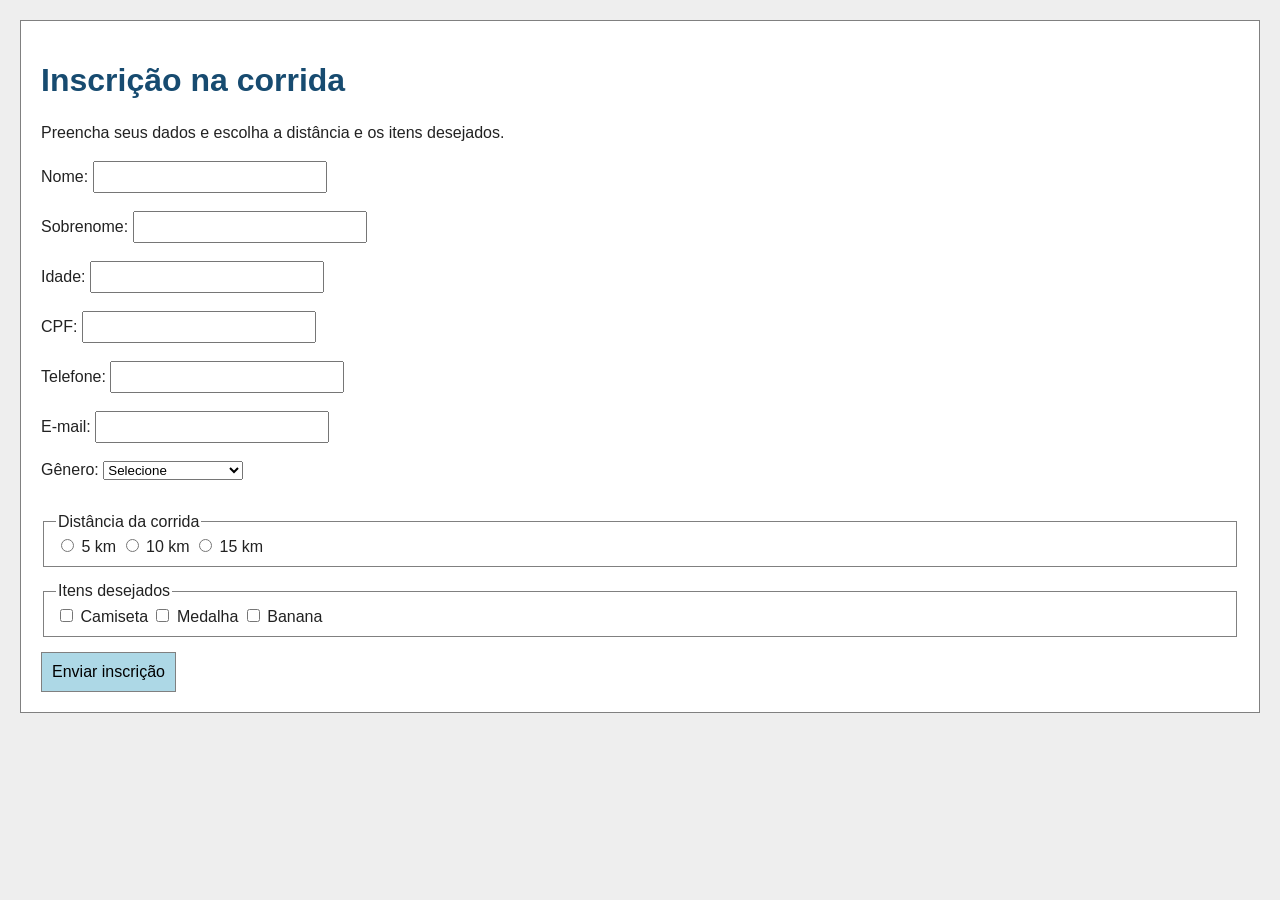
<file: Atividades de Desenvolvimento WEB/atividade - corrida/index.html>
<!DOCTYPE html>
<html lang="pt-br">
<head>
    <meta charset="UTF-8">
    <meta name="viewport" content="width=device-width, initial-scale=1.0">
    <title>Aula 4 - Inscrição na corrida</title>
    <link rel="stylesheet" href="style.css">
</head>
<body>
    <main>
        <h1>Inscrição na corrida</h1>
        <p>Preencha seus dados e escolha a distância e os itens desejados.</p>
        <form onsubmit="return false;">
            <label for="nome">Nome:</label>
            <input class="campo" type="text" id="nome" name="nome"><br><br>
            <label for="sobrenome">Sobrenome:</label>
            <input class="campo" type="text" id="sobrenome" name="sobrenome"><br><br>
            <label for="idade">Idade:</label>
            <input class="campo" type="number" id="idade" name="idade" min="1"><br><br>
            <label for="cpf">CPF:</label>
            <input class="campo" type="text" id="cpf" name="cpf"><br><br>
            <label for="telefone">Telefone:</label>
            <input class="campo" type="tel" id="telefone" name="telefone"><br><br>
            <label for="email">E-mail:</label>
            <input class="campo" type="email" id="email" name="email"><br><br>
            <label for="genero">Gênero:</label>
            <select id="genero" name="genero">
                <option value="">Selecione</option>
                <option>Feminino</option>
                <option>Masculino</option>
                <option>Outro</option>
                <option>Prefiro não informar</option>
            </select><br><br>
            <fieldset>
                <legend>Distância da corrida</legend>
                <label><input type="radio" name="distancia" value="5"> 5 km</label>
                <label><input type="radio" name="distancia" value="10"> 10 km</label>
                <label><input type="radio" name="distancia" value="15"> 15 km</label>
            </fieldset>
            <fieldset>
                <legend>Itens desejados</legend>
                <label><input type="checkbox" name="camiseta"> Camiseta</label>
                <label><input type="checkbox" name="medalha"> Medalha</label>
                <label><input type="checkbox" name="banana"> Banana</label>
            </fieldset>
            <button type="submit">Enviar inscrição</button>
        </form>
    </main>
</body>
</html>
</file>
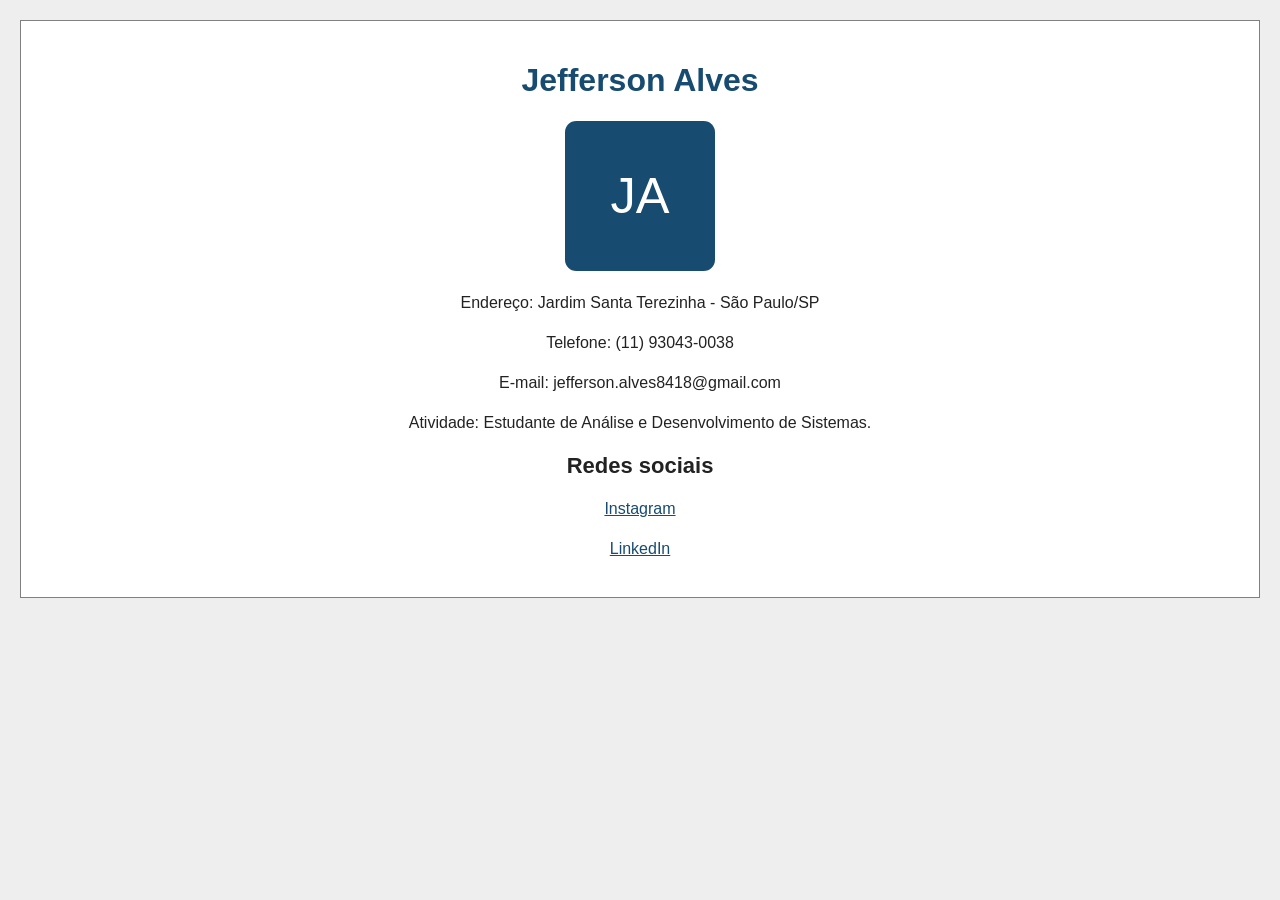
<file: Atividades de Desenvolvimento WEB/Cartão de visita/index.html>
<!DOCTYPE html>
<html lang="pt-br">
<head>
    <meta charset="UTF-8">
    <meta name="viewport" content="width=device-width, initial-scale=1.0">
    <title>Aula 1 - Cartão de visitas</title>
    <link rel="stylesheet" href="style.css">
</head>
<body>
    <div class="cartao">
        <h1>Jefferson Alves</h1>
        <img src="perfil.svg" alt="Iniciais JA — substitua pela sua foto">
        <p>Endereço: Jardim Santa Terezinha - São Paulo/SP</p>

        <p>Telefone: (11) 93043-0038</p>

        <p>E-mail: jefferson.alves8418@gmail.com</p>

        <p>Atividade: Estudante de Análise e Desenvolvimento de Sistemas.</p>

        <h2>Redes sociais</h2>
        <p>
            <a href="https://www.instagram.com/">
                Instagram
            </a>
        </p>
        <p>
            <a href="https://www.linkedin.com/">
                LinkedIn
            </a>
        </p>

    </div>

</body>
</html>
</file>
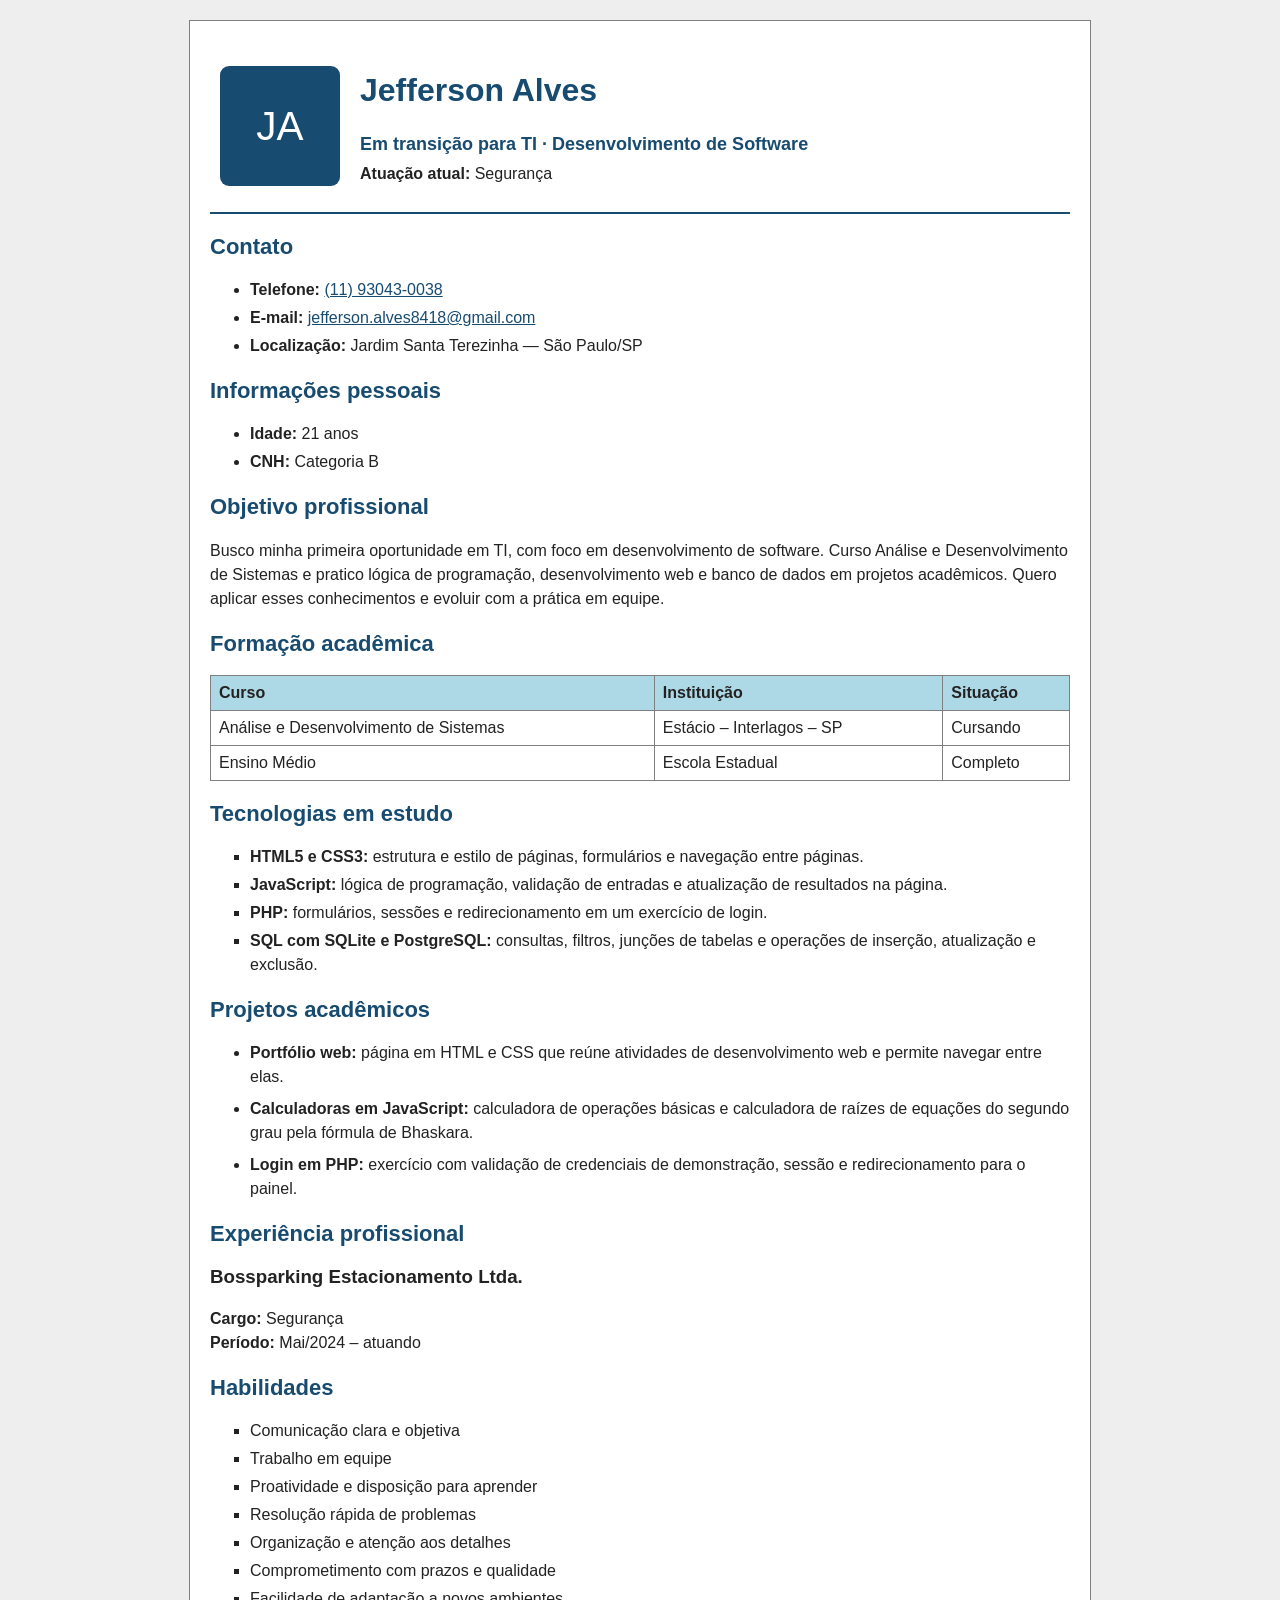
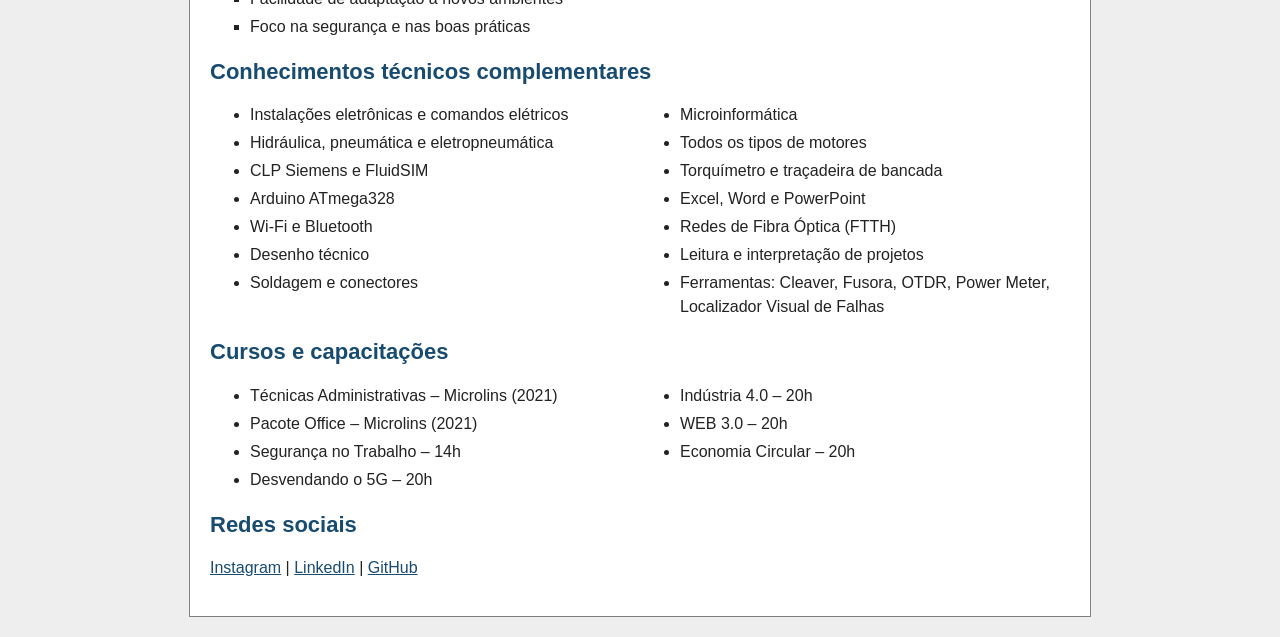
<file: Atividades de Desenvolvimento WEB/Currículo/index.html>
<!DOCTYPE html>
<html lang="pt-br">
<head>
    <meta charset="UTF-8">
    <meta name="viewport" content="width=device-width, initial-scale=1.0">
    <title>Currículo - Jefferson Alves</title>
    <link rel="stylesheet" href="style.css">
</head>
<body>
    <main class="curriculo">
        <header class="cabecalho">
            <img src="perfil.svg" alt="Iniciais de Jefferson Alves" class="foto">
            <div class="dados-header">
                <h1>Jefferson Alves</h1>
                <p class="subtitulo">Em transição para TI · Desenvolvimento de Software</p>
                <p class="profissao"><strong>Atuação atual:</strong> Segurança</p>
            </div>
        </header>

        <section class="secao">
            <h2>Contato</h2>
            <ul class="lista-contato">
                <li><strong>Telefone:</strong> <a href="tel:+5511930430038">(11) 93043-0038</a></li>
                <li><strong>E-mail:</strong> <a href="mailto:jefferson.alves8418@gmail.com">jefferson.alves8418@gmail.com</a></li>
                <li><strong>Localização:</strong> Jardim Santa Terezinha — São Paulo/SP</li>
            </ul>
        </section>

        <section class="secao">
            <h2>Informações pessoais</h2>
            <ul>
                <li><strong>Idade:</strong> 21 anos</li>
                <li><strong>CNH:</strong> Categoria B</li>
            </ul>
        </section>

        <section class="secao">
            <h2>Objetivo profissional</h2>
            <p>Busco minha primeira oportunidade em TI, com foco em desenvolvimento de software. Curso Análise e Desenvolvimento de Sistemas e pratico lógica de programação, desenvolvimento web e banco de dados em projetos acadêmicos. Quero aplicar esses conhecimentos e evoluir com a prática em equipe.</p>
        </section>

        <section class="secao">
            <h2>Formação acadêmica</h2>
            <table class="tabela-formacao">
                <thead>
                    <tr>
                        <th scope="col">Curso</th>
                        <th scope="col">Instituição</th>
                        <th scope="col">Situação</th>
                    </tr>
                </thead>
                <tbody>
                    <tr>
                        <td>Análise e Desenvolvimento de Sistemas</td>
                        <td>Estácio – Interlagos – SP</td>
                        <td>Cursando</td>
                    </tr>
                    <tr>
                        <td>Ensino Médio</td>
                        <td>Escola Estadual</td>
                        <td>Completo</td>
                    </tr>
                </tbody>
            </table>
        </section>

        <section class="secao">
            <h2>Tecnologias em estudo</h2>
            <ul class="lista-habilidades">
                <li><strong>HTML5 e CSS3:</strong> estrutura e estilo de páginas, formulários e navegação entre páginas.</li>
                <li><strong>JavaScript:</strong> lógica de programação, validação de entradas e atualização de resultados na página.</li>
                <li><strong>PHP:</strong> formulários, sessões e redirecionamento em um exercício de login.</li>
                <li><strong>SQL com SQLite e PostgreSQL:</strong> consultas, filtros, junções de tabelas e operações de inserção, atualização e exclusão.</li>
            </ul>
        </section>

        <section class="secao">
            <h2>Projetos acadêmicos</h2>
            <ul class="lista-projetos">
                <li><strong>Portfólio web:</strong> página em HTML e CSS que reúne atividades de desenvolvimento web e permite navegar entre elas.</li>
                <li><strong>Calculadoras em JavaScript:</strong> calculadora de operações básicas e calculadora de raízes de equações do segundo grau pela fórmula de Bhaskara.</li>
                <li><strong>Login em PHP:</strong> exercício com validação de credenciais de demonstração, sessão e redirecionamento para o painel.</li>
            </ul>
        </section>

        <section class="secao">
            <h2>Experiência profissional</h2>
            <h3>Bossparking Estacionamento Ltda.</h3>
            <p><strong>Cargo:</strong> Segurança<br>
                <strong>Período:</strong> Mai/2024 – atuando</p>
        </section>

        <section class="secao">
            <h2>Habilidades</h2>
            <ul class="lista-habilidades">
                <li>Comunicação clara e objetiva</li>
                <li>Trabalho em equipe</li>
                <li>Proatividade e disposição para aprender</li>
                <li>Resolução rápida de problemas</li>
                <li>Organização e atenção aos detalhes</li>
                <li>Comprometimento com prazos e qualidade</li>
                <li>Facilidade de adaptação a novos ambientes</li>
                <li>Foco na segurança e nas boas práticas</li>
            </ul>
        </section>

        <section class="secao">
            <h2>Conhecimentos técnicos complementares</h2>
            <ul class="lista-em-colunas">
                <li>Instalações eletrônicas e comandos elétricos</li>
                <li>Hidráulica, pneumática e eletropneumática</li>
                <li>CLP Siemens e FluidSIM</li>
                <li>Arduino ATmega328</li>
                <li>Wi-Fi e Bluetooth</li>
                <li>Desenho técnico</li>
                <li>Soldagem e conectores</li>
                <li>Microinformática</li>
                <li>Todos os tipos de motores</li>
                <li>Torquímetro e traçadeira de bancada</li>
                <li>Excel, Word e PowerPoint</li>
                <li>Redes de Fibra Óptica (FTTH)</li>
                <li>Leitura e interpretação de projetos</li>
                <li>Ferramentas: Cleaver, Fusora, OTDR, Power Meter, Localizador Visual de Falhas</li>
            </ul>
        </section>

        <section class="secao">
            <h2>Cursos e capacitações</h2>
            <ul class="lista-em-colunas">
                <li>Técnicas Administrativas – Microlins (2021)</li>
                <li>Pacote Office – Microlins (2021)</li>
                <li>Segurança no Trabalho – 14h</li>
                <li>Desvendando o 5G – 20h</li>
                <li>Indústria 4.0 – 20h</li>
                <li>WEB 3.0 – 20h</li>
                <li>Economia Circular – 20h</li>
            </ul>
        </section>

        <section class="secao">
            <h2>Redes sociais</h2>
            <p class="redes">
                <a href="https://www.instagram.com/" target="_blank" rel="noopener">Instagram</a> |
                <a href="https://www.linkedin.com/" target="_blank" rel="noopener">LinkedIn</a> |
                <a href="https://github.com/" target="_blank" rel="noopener">GitHub</a>
            </p>
        </section>
    </main>
</body>
</html>
</file>
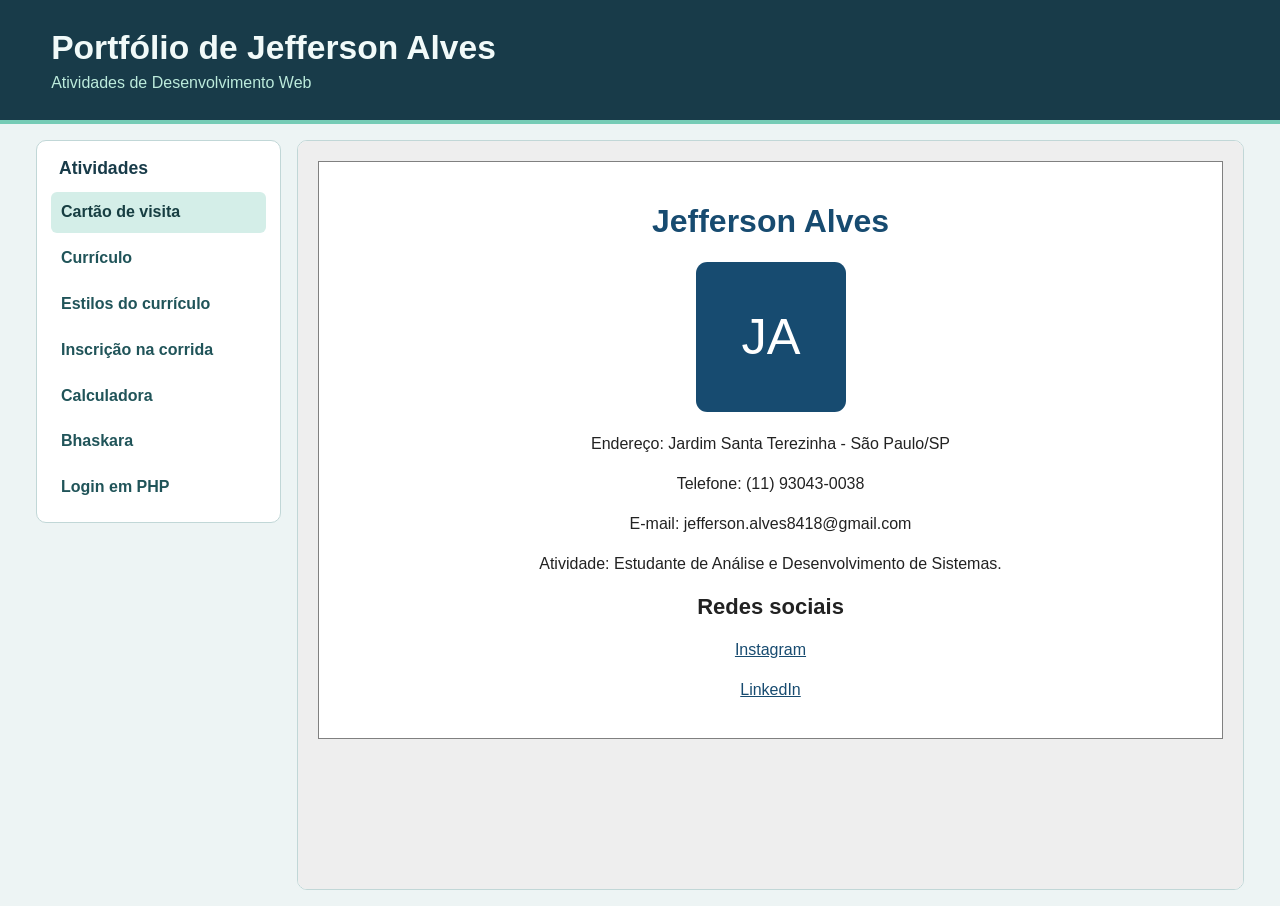
<file: Atividades de Desenvolvimento WEB/portfolio/index.html>
<!DOCTYPE html>
<html lang="pt-br">
<head>
    <meta charset="UTF-8">
    <meta name="viewport" content="width=device-width, initial-scale=1.0">
    <title>Portfólio de Jefferson Alves</title>
    <link rel="stylesheet" href="style.css">
    <script src="portfolio.js" defer></script>
</head>
<body>
    <header class="cabecalho">
        <h1>Portfólio de Jefferson Alves</h1>
        <p>Atividades de Desenvolvimento Web</p>
    </header>

    <main class="portfolio">
        <nav class="lateral" aria-label="Atividades">
            <h2>Atividades</h2>
            <!-- O target dos links é o mesmo name do iframe. -->
            <a href="../Cart%C3%A3o%20de%20visita/index.html" target="conteudo" aria-current="true">Cartão de visita</a>
            <a href="../Curr%C3%ADculo/index.html" target="conteudo">Currículo</a>
            <a href="../Tarefa%203%20-%20Estilos/index.html" target="conteudo">Estilos do currículo</a>
            <a href="../atividade%20-%20corrida/index.html" target="conteudo">Inscrição na corrida</a>
            <a href="../Atividades%20Js/calculadora.html" target="conteudo">Calculadora</a>
            <a href="../Atividades%20Js/bhaskara.html" target="conteudo">Bhaskara</a>
            <a href="../Atividades_PHP/site/index.php" target="conteudo">Login em PHP</a>
        </nav>

        <iframe
            name="conteudo"
            src="../Cart%C3%A3o%20de%20visita/index.html"
            title="Visualização da atividade selecionada">
        </iframe>
    </main>
</body>
</html>
</file>
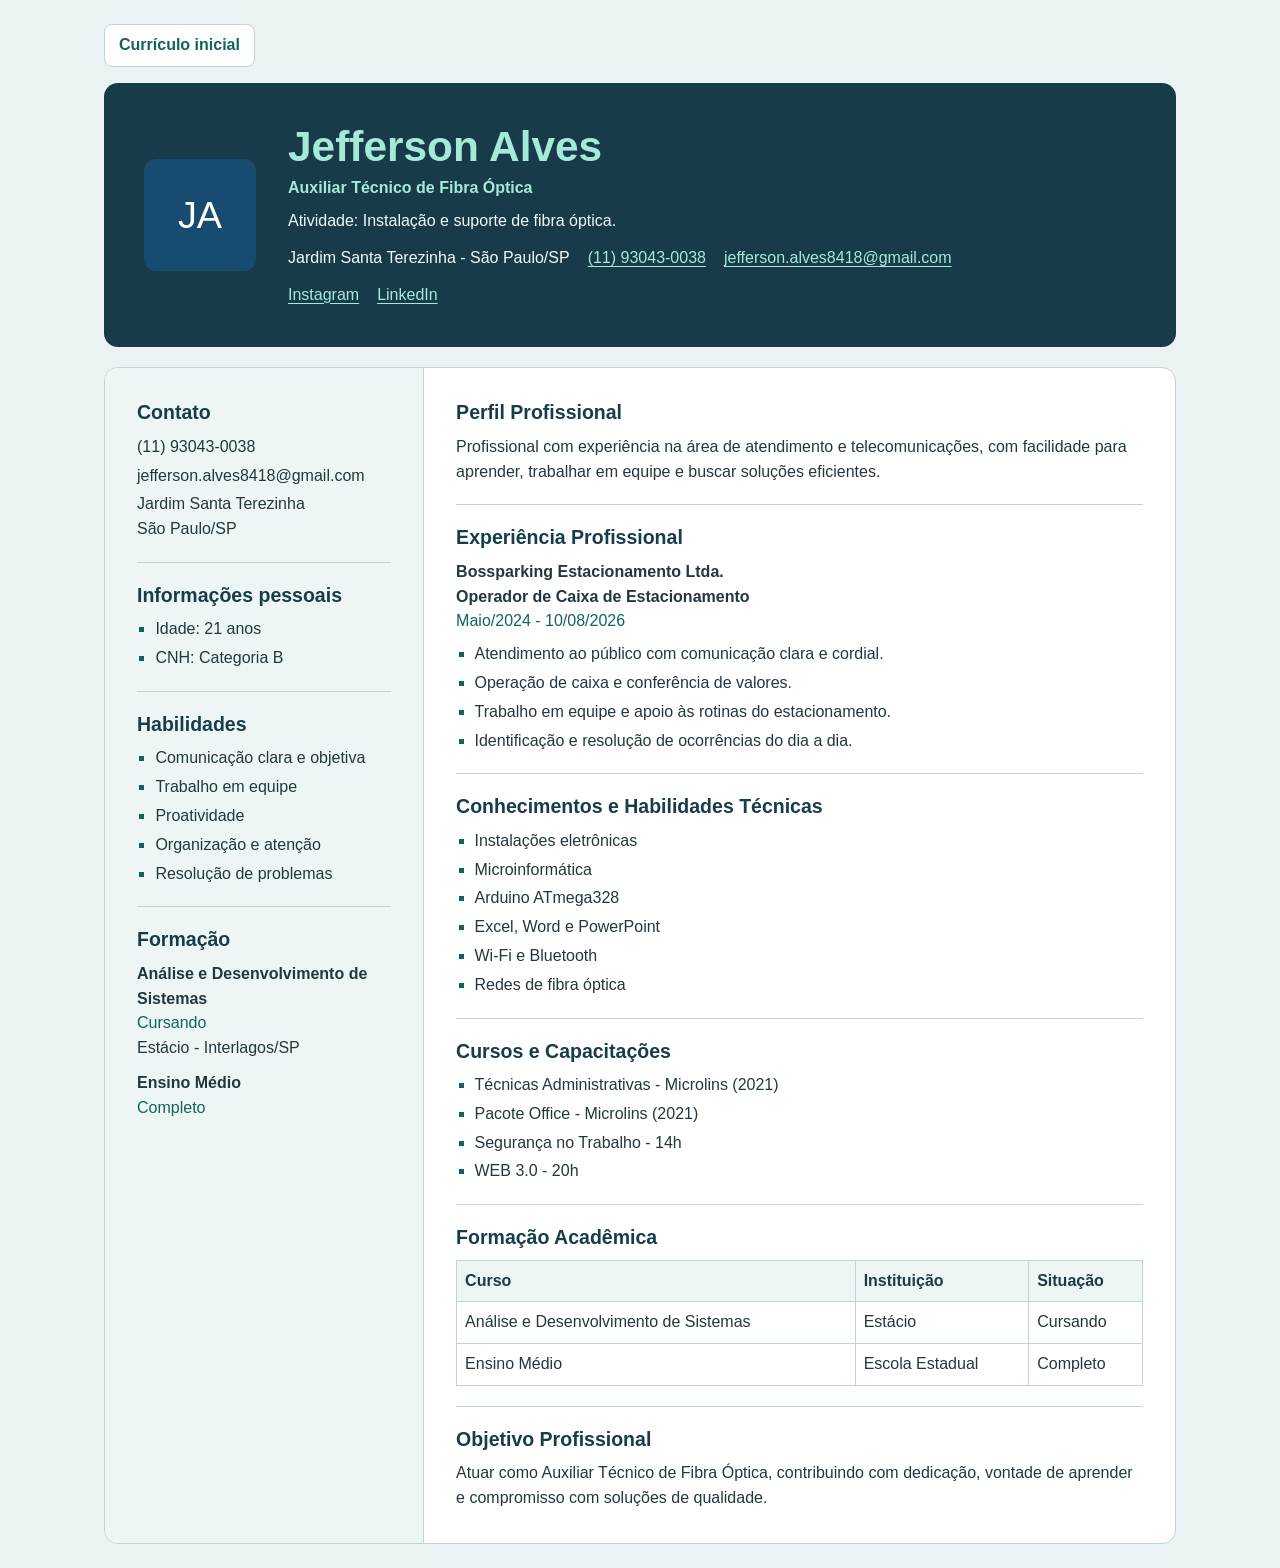
<file: Atividades de Desenvolvimento WEB/Tarefa 3 - Estilos/index.html>
<!DOCTYPE html>
<html lang="pt-br">
<head>
    <meta charset="UTF-8">
    <meta name="viewport" content="width=device-width, initial-scale=1.0">
    <title>Tarefa 3 - Estilos do currículo</title>
    <!-- Para testar o Estilo 2, troque o href por estilos/estilo2.css. -->
    <link rel="stylesheet" href="estilos/estilo1.css">
    <!-- CSS interno do cartão de visita. -->
    <style>
        .area-cartao {
            background-color: var(--card-background);
            color: var(--card-text);
            font-family: Arial, sans-serif;
        }

        .cartao-visita h1,
        .cartao-visita a {
            color: var(--card-highlight);
        }
    </style>
</head>
<body>
    <nav class="navegacao" aria-label="Navegação do currículo">
        <a href="../Curr%C3%ADculo/index.html">Currículo inicial</a>
    </nav>
    <section class="area-cartao" aria-label="Cartão de visita">
        <div class="cartao-visita">
            <!-- CSS inline para demonstrar o tamanho da imagem diretamente na tag. -->
            <img src="perfil.svg" alt="Iniciais de Jefferson Alves" class="foto-cartao"
                 style="width: 112px; height: 112px;">
            <div>
                <h1>Jefferson Alves</h1>
                <p class="cargo" style="color: var(--card-highlight);">Auxiliar Técnico de Fibra Óptica</p>
                <p>Atividade: Instalação e suporte de fibra óptica.</p>
                <address>
                    <span>Jardim Santa Terezinha - São Paulo/SP</span>
                    <a href="tel:+5511930430038">(11) 93043-0038</a>
                    <a href="mailto:jefferson.alves8418@gmail.com">jefferson.alves8418@gmail.com</a>
                </address>
                <div class="redes" aria-label="Redes sociais">
                    <a href="https://www.instagram.com/">Instagram</a>
                    <a href="https://www.linkedin.com/">LinkedIn</a>
                </div>
            </div>
        </div>
    </section>
    <main class="curriculo">
        <aside class="lateral">
            <section class="secao-lateral">
                <h2>Contato</h2>
                <ul class="lista-contato">
                    <li>(11) 93043-0038</li>
                    <li>jefferson.alves8418@gmail.com</li>
                    <li>Jardim Santa Terezinha<br>São Paulo/SP</li>
                </ul>
            </section>
            <section class="secao-lateral">
                <h2>Informações pessoais</h2>
                <ul>
                    <li>Idade: 21 anos</li>
                    <li>CNH: Categoria B</li>
                </ul>
            </section>
            <section class="secao-lateral">
                <h2>Habilidades</h2>
                <ul class="lista-habilidades">
                    <li>Comunicação clara e objetiva</li>
                    <li>Trabalho em equipe</li>
                    <li>Proatividade</li>
                    <li>Organização e atenção</li>
                    <li>Resolução de problemas</li>
                </ul>
            </section>
            <section class="secao-lateral">
                <h2>Formação</h2>
                <p><strong>Análise e Desenvolvimento de Sistemas</strong></p>
                <p class="destaque">Cursando</p>
                <p>Estácio - Interlagos/SP</p>
                <p><strong>Ensino Médio</strong></p>
                <p class="destaque">Completo</p>
            </section>
        </aside>
        <div class="conteudo">
            <section class="secao">
                <h2>Perfil Profissional</h2>
                <p>
                    Profissional com experiência na área de atendimento e telecomunicações,
                    com facilidade para aprender, trabalhar em equipe e buscar soluções eficientes.
                </p>
            </section>
            <section class="secao">
                <h2>Experiência Profissional</h2>
                <h3>Bossparking Estacionamento Ltda.</h3>
                <p><strong>Operador de Caixa de Estacionamento</strong></p>
                <p class="destaque">Maio/2024 - 10/08/2026</p>
                <ul class="lista-experiencia">
                    <li>Atendimento ao público com comunicação clara e cordial.</li>
                    <li>Operação de caixa e conferência de valores.</li>
                    <li>Trabalho em equipe e apoio às rotinas do estacionamento.</li>
                    <li>Identificação e resolução de ocorrências do dia a dia.</li>
                </ul>
            </section>
            <section class="secao">
                <h2>Conhecimentos e Habilidades Técnicas</h2>
                <ul class="lista-tecnica">
                    <li>Instalações eletrônicas</li>
                    <li>Microinformática</li>
                    <li>Arduino ATmega328</li>
                    <li>Excel, Word e PowerPoint</li>
                    <li>Wi-Fi e Bluetooth</li>
                    <li>Redes de fibra óptica</li>
                </ul>
            </section>
            <section class="secao">
                <h2>Cursos e Capacitações</h2>
                <ul class="lista-cursos">
                    <li>Técnicas Administrativas - Microlins (2021)</li>
                    <li>Pacote Office - Microlins (2021)</li>
                    <li>Segurança no Trabalho - 14h</li>
                    <li>WEB 3.0 - 20h</li>
                </ul>
            </section>
            <section class="secao">
                <h2>Formação Acadêmica</h2>
                <table class="tabela-formacao">
                    <thead>
                        <tr>
                            <th scope="col">Curso</th>
                            <th scope="col">Instituição</th>
                            <th scope="col">Situação</th>
                        </tr>
                    </thead>
                    <tbody>
                        <tr>
                            <td>Análise e Desenvolvimento de Sistemas</td>
                            <td>Estácio</td>
                            <td>Cursando</td>
                        </tr>
                        <tr>
                            <td>Ensino Médio</td>
                            <td>Escola Estadual</td>
                            <td>Completo</td>
                        </tr>
                    </tbody>
                </table>
            </section>
            <section class="secao objetivo">
                <h2>Objetivo Profissional</h2>
                <p>
                    Atuar como Auxiliar Técnico de Fibra Óptica, contribuindo com dedicação,
                    vontade de aprender e compromisso com soluções de qualidade.
                </p>
            </section>
        </div>
    </main>

</body>
</html>
</file>
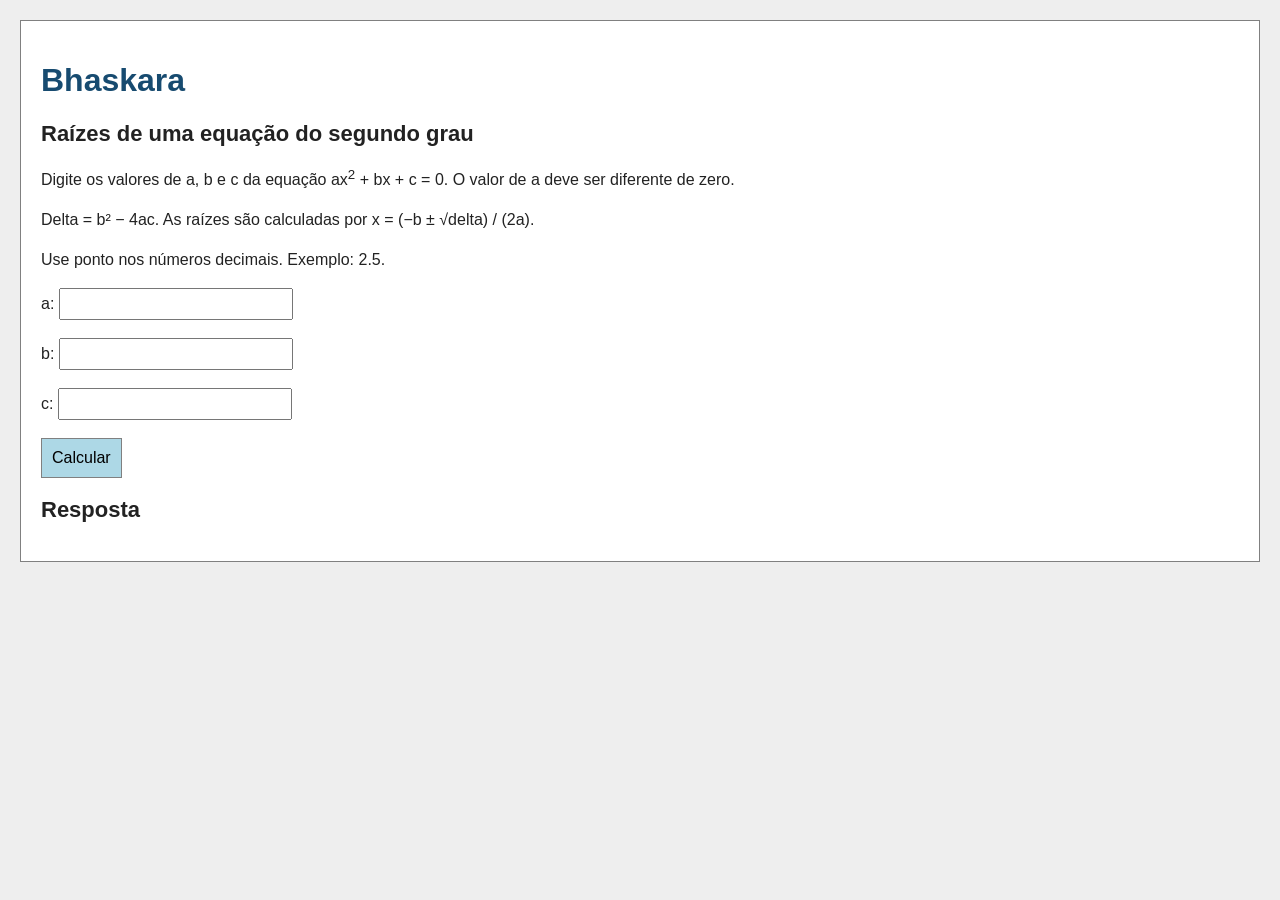
<file: Atividades de Desenvolvimento WEB/Atividades Js/bhaskara.html>
<!DOCTYPE html>
<html lang="pt-br">
<head>
    <meta charset="UTF-8">
    <meta name="viewport" content="width=device-width, initial-scale=1.0">
    <title>Aula 6 - Bhaskara</title>
    <link rel="stylesheet" href="bhaskara.css">
    <script src="bhaskara.js"></script>
</head>
<body>
    <main>
        <h1>Bhaskara</h1>
        <h2>Raízes de uma equação do segundo grau</h2>
        <p>Digite os valores de a, b e c da equação ax<sup>2</sup> + bx + c = 0. O valor de a deve ser diferente de zero.</p>
        <p>Delta = b² − 4ac. As raízes são calculadas por x = (−b ± √delta) / (2a).</p>
        <p>Use ponto nos números decimais. Exemplo: 2.5.</p>
        <form onsubmit="return false;">
            <label for="a">a:</label>
            <input class="campo" type="text" id="a"><br><br>
            <label for="b">b:</label>
            <input class="campo" type="text" id="b"><br><br>
            <label for="c">c:</label>
            <input class="campo" type="text" id="c"><br><br>
            <button type="button" onclick="bhaskara()">Calcular</button>
            <h2>Resposta</h2>
            <div>
                <p id="saida0"></p>
                <p id="saida1"></p>
                <p id="saida2"></p>
                <p id="saida3"></p>
            </div>
        </form>
    </main>
</body>
</html>
</file>
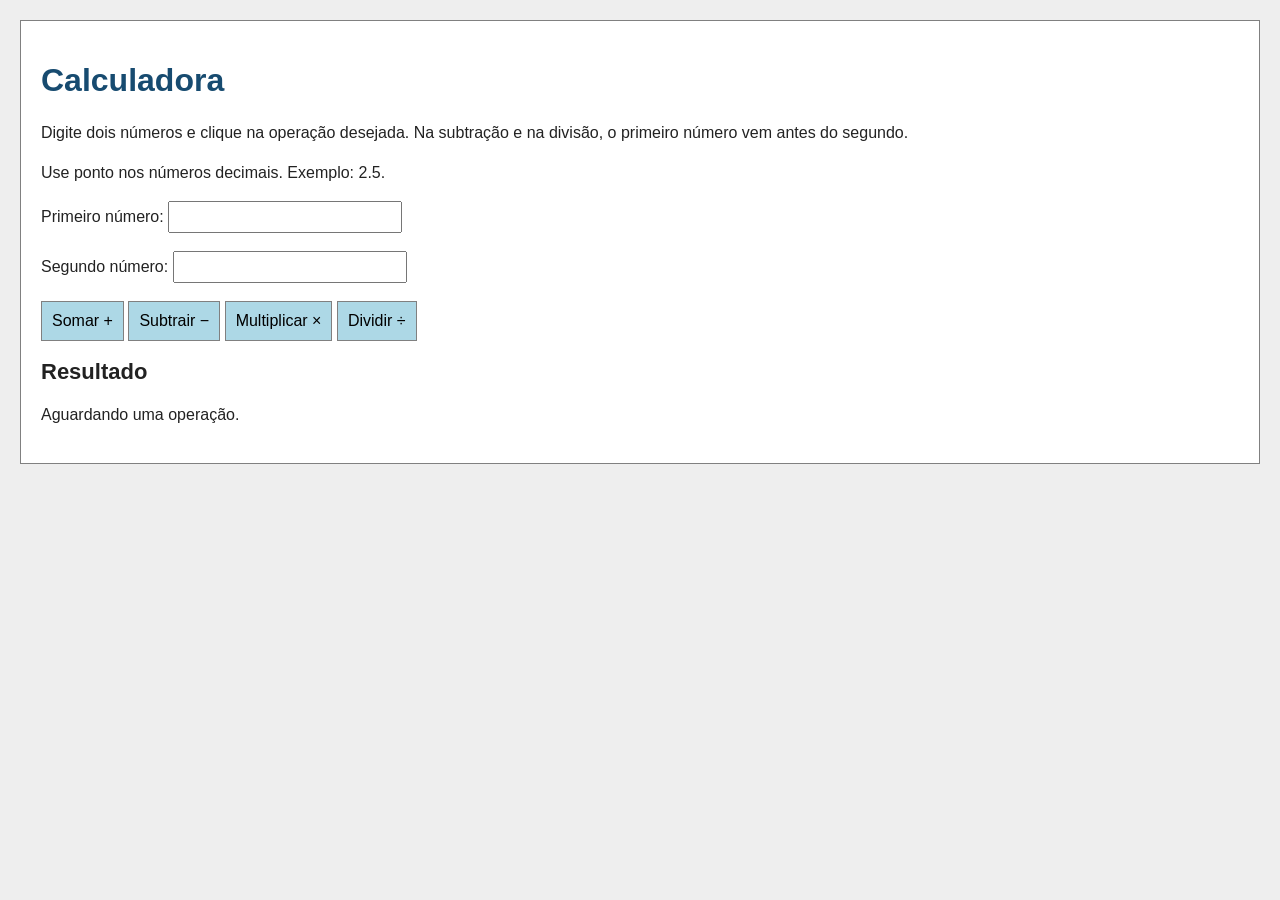
<file: Atividades de Desenvolvimento WEB/Atividades Js/calculadora.html>
<!DOCTYPE html>
<html lang="pt-br">
<head>
    <meta charset="UTF-8">
    <meta name="viewport" content="width=device-width, initial-scale=1.0">
    <title>Aula 5 - Calculadora</title>
    <link rel="stylesheet" href="calculadora.css">
    <script src="calculadora.js"></script>
</head>
<body>
    <main>
        <h1>Calculadora</h1>
        <p>Digite dois números e clique na operação desejada. Na subtração e na divisão, o primeiro número vem antes do segundo.</p>
        <p>Use ponto nos números decimais. Exemplo: 2.5.</p>
        <form onsubmit="return false;">
            <label for="numero1">Primeiro número:</label>
            <input class="campo" type="text" id="numero1"><br><br>
            <label for="numero2">Segundo número:</label>
            <input class="campo" type="text" id="numero2"><br><br>
            <button type="button" onclick="somar()">Somar +</button>
            <button type="button" onclick="subtrair()">Subtrair −</button>
            <button type="button" onclick="multiplicar()">Multiplicar ×</button>
            <button type="button" onclick="dividir()">Dividir ÷</button>
            <h2>Resultado</h2>
            <p id="resultado">Aguardando uma operação.</p>
        </form>
    </main>
</body>
</html>
</file>
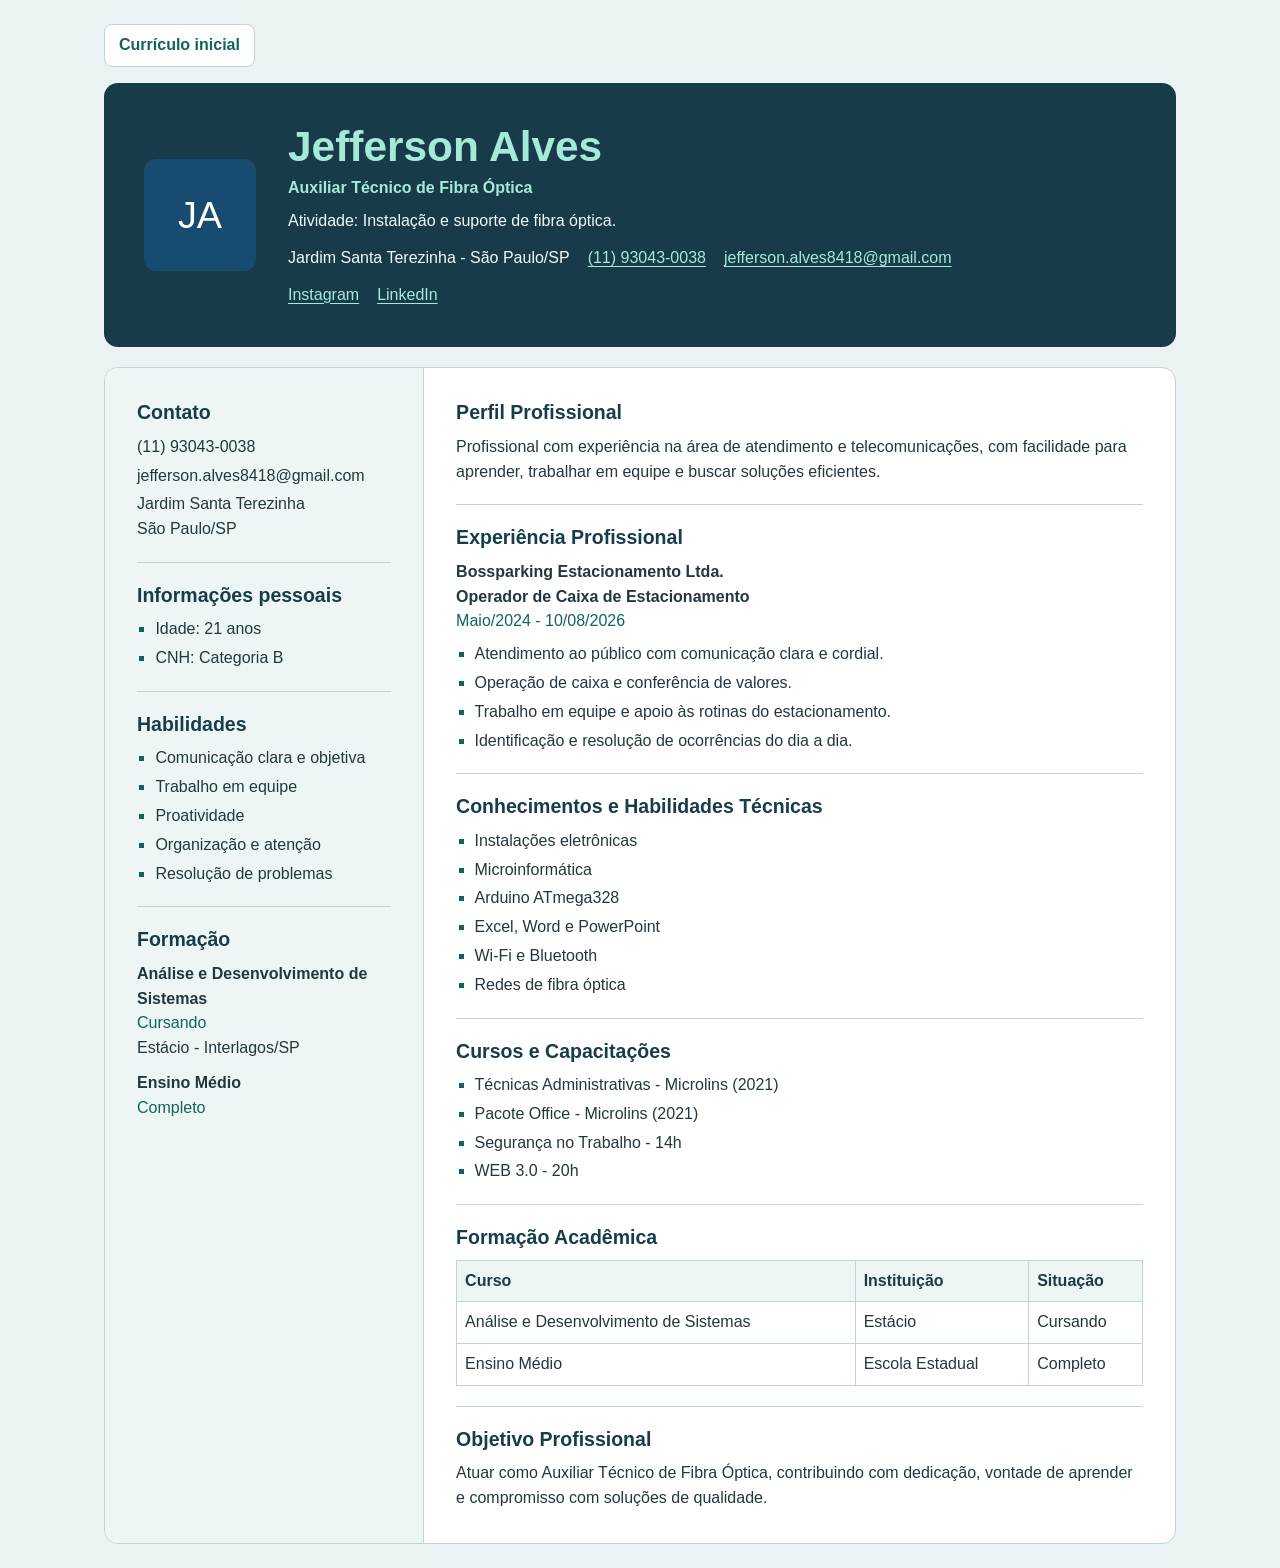
<file: Atividades de Desenvolvimento WEB/Currículo/estilos.html>
<!DOCTYPE html>
<html lang="pt-br">
<head>
    <meta charset="UTF-8">
    <meta name="viewport" content="width=device-width, initial-scale=1.0">
    <title>Tarefa 3 - Estilos do currículo</title>
    <!-- Para testar o Estilo 2, troque o href por estilos/estilo2.css. -->
    <link rel="stylesheet" href="estilos/estilo1.css">
    <!-- CSS interno do cartão de visita. -->
    <style>
        .area-cartao {
            background-color: var(--card-background);
            color: var(--card-text);
            font-family: Arial, sans-serif;
        }

        .cartao-visita h1,
        .cartao-visita a {
            color: var(--card-highlight);
        }
    </style>
</head>
<body>
    <nav class="navegacao" aria-label="Navegação do currículo">
        <a href="index.html">Currículo inicial</a>
    </nav>
    <section class="area-cartao" aria-label="Cartão de visita">
        <div class="cartao-visita">
            <!-- CSS inline para demonstrar o tamanho da imagem diretamente na tag. -->
            <img src="perfil.svg" alt="Iniciais de Jefferson Alves" class="foto-cartao"
                 style="width: 112px; height: 112px;">
            <div>
                <h1>Jefferson Alves</h1>
                <p class="cargo" style="color: var(--card-highlight);">Auxiliar Técnico de Fibra Óptica</p>
                <p>Atividade: Instalação e suporte de fibra óptica.</p>
                <address>
                    <span>Jardim Santa Terezinha - São Paulo/SP</span>
                    <a href="tel:+5511930430038">(11) 93043-0038</a>
                    <a href="mailto:jefferson.alves8418@gmail.com">jefferson.alves8418@gmail.com</a>
                </address>
                <div class="redes" aria-label="Redes sociais">
                    <a href="https://www.instagram.com/">Instagram</a>
                    <a href="https://www.linkedin.com/">LinkedIn</a>
                </div>
            </div>
        </div>
    </section>
    <main class="curriculo">
        <aside class="lateral">
            <section class="secao-lateral">
                <h2>Contato</h2>
                <ul class="lista-contato">
                    <li>(11) 93043-0038</li>
                    <li>jefferson.alves8418@gmail.com</li>
                    <li>Jardim Santa Terezinha<br>São Paulo/SP</li>
                </ul>
            </section>
            <section class="secao-lateral">
                <h2>Informações pessoais</h2>
                <ul>
                    <li>Idade: 21 anos</li>
                    <li>CNH: Categoria B</li>
                </ul>
            </section>
            <section class="secao-lateral">
                <h2>Habilidades</h2>
                <ul class="lista-habilidades">
                    <li>Comunicação clara e objetiva</li>
                    <li>Trabalho em equipe</li>
                    <li>Proatividade</li>
                    <li>Organização e atenção</li>
                    <li>Resolução de problemas</li>
                </ul>
            </section>
            <section class="secao-lateral">
                <h2>Formação</h2>
                <p><strong>Análise e Desenvolvimento de Sistemas</strong></p>
                <p class="destaque">Cursando</p>
                <p>Estácio - Interlagos/SP</p>
                <p><strong>Ensino Médio</strong></p>
                <p class="destaque">Completo</p>
            </section>
        </aside>
        <div class="conteudo">
            <section class="secao">
                <h2>Perfil Profissional</h2>
                <p>
                    Profissional com experiência na área de atendimento e telecomunicações,
                    com facilidade para aprender, trabalhar em equipe e buscar soluções eficientes.
                </p>
            </section>
            <section class="secao">
                <h2>Experiência Profissional</h2>
                <h3>Bossparking Estacionamento Ltda.</h3>
                <p><strong>Operador de Caixa de Estacionamento</strong></p>
                <p class="destaque">Maio/2024 - 10/08/2026</p>
                <ul class="lista-experiencia">
                    <li>Atendimento ao público com comunicação clara e cordial.</li>
                    <li>Operação de caixa e conferência de valores.</li>
                    <li>Trabalho em equipe e apoio às rotinas do estacionamento.</li>
                    <li>Identificação e resolução de ocorrências do dia a dia.</li>
                </ul>
            </section>
            <section class="secao">
                <h2>Conhecimentos e Habilidades Técnicas</h2>
                <ul class="lista-tecnica">
                    <li>Instalações eletrônicas</li>
                    <li>Microinformática</li>
                    <li>Arduino ATmega328</li>
                    <li>Excel, Word e PowerPoint</li>
                    <li>Wi-Fi e Bluetooth</li>
                    <li>Redes de fibra óptica</li>
                </ul>
            </section>
            <section class="secao">
                <h2>Cursos e Capacitações</h2>
                <ul class="lista-cursos">
                    <li>Técnicas Administrativas - Microlins (2021)</li>
                    <li>Pacote Office - Microlins (2021)</li>
                    <li>Segurança no Trabalho - 14h</li>
                    <li>WEB 3.0 - 20h</li>
                </ul>
            </section>
            <section class="secao">
                <h2>Formação Acadêmica</h2>
                <table class="tabela-formacao">
                    <thead>
                        <tr>
                            <th scope="col">Curso</th>
                            <th scope="col">Instituição</th>
                            <th scope="col">Situação</th>
                        </tr>
                    </thead>
                    <tbody>
                        <tr>
                            <td>Análise e Desenvolvimento de Sistemas</td>
                            <td>Estácio</td>
                            <td>Cursando</td>
                        </tr>
                        <tr>
                            <td>Ensino Médio</td>
                            <td>Escola Estadual</td>
                            <td>Completo</td>
                        </tr>
                    </tbody>
                </table>
            </section>
            <section class="secao objetivo">
                <h2>Objetivo Profissional</h2>
                <p>
                    Atuar como Auxiliar Técnico de Fibra Óptica, contribuindo com dedicação,
                    vontade de aprender e compromisso com soluções de qualidade.
                </p>
            </section>
        </div>
    </main>

</body>
</html>
</file>
<file: Atividades de Desenvolvimento WEB/atividade - corrida/style.css>
body {
    background-color: #eeeeee;
    font-family: Arial;
    color: #222222;
    margin: 20px;
}
h1 { color: #174b70; }
h2 { font-size: 22px; }
p { line-height: 1.5; }
a { color: #174b70; }

main { background-color: white; padding: 20px; border: 1px solid gray; }
.campo { width: 220px; padding: 5px; font-size: 16px; }
fieldset { margin-top: 15px; margin-bottom: 15px; border: 1px solid gray; }
button { background-color: lightblue; color: black; padding: 10px; border: 1px solid gray; font-size: 16px; }
</file>
<file: Atividades de Desenvolvimento WEB/Cartão de visita/style.css>
body {
    background-color: #eeeeee;
    font-family: Arial;
    color: #222222;
    margin: 20px;
}
h1 { color: #174b70; }
h2 { font-size: 22px; }
p { line-height: 1.5; }
a { color: #174b70; }

.cartao {
    background-color: white;
    border: 1px solid gray;
    padding: 20px;
    text-align: center;
}
img { width: 150px; height: 150px; }
</file>
<file: Atividades de Desenvolvimento WEB/Currículo/style.css>
body {
    background-color: #eeeeee;
    font-family: Arial;
    color: #222222;
    margin: 20px;
}
h1 { color: #174b70; }
h2 { font-size: 22px; }
p { line-height: 1.5; }
a { color: #174b70; }

.curriculo { background-color: white; padding: 20px; border: 1px solid gray; }
.foto { width: 120px; height: 120px; }
.cabecalho { border-bottom: 2px solid #174b70; padding: 10px; }
.secao { margin-top: 20px; }
h2 { color: #174b70; }
.lista-habilidades { list-style-type: square; }
table { width: 100%; border-collapse: collapse; }
th, td { border: 1px solid gray; padding: 8px; text-align: left; }
th { background-color: lightblue; }
.rodape { text-align: center; }

.curriculo {
    max-width: 860px;
    margin: 0 auto;
}

.cabecalho {
    display: flex;
    align-items: center;
    gap: 20px;
}

.subtitulo {
    font-size: 18px;
}

.lista-em-colunas {
    columns: 2;
    column-gap: 40px;
}

li {
    line-height: 1.5;
    margin-bottom: 4px;
}

.lista-em-colunas li {
    break-inside: avoid;
}

.lista-contato a {
    overflow-wrap: anywhere;
}

@media (max-width: 560px) {
    body { margin: 10px; }
    .curriculo { padding: 12px; }
    .cabecalho { flex-wrap: wrap; }
    .lista-em-colunas { columns: 1; }
    th, td { padding: 4px; }
}

.subtitulo {
    margin-bottom: 4px;
    color: #174b70;
    font-weight: bold;
}

.profissao {
    margin-top: 0;
}

.lista-projetos li {
    margin-bottom: 8px;
}
</file>
<file: Atividades de Desenvolvimento WEB/portfolio/style.css>
:root {
    font-family: Arial, sans-serif;
    color: #183b49;
    background: #edf4f4;
}

* {
    box-sizing: border-box;
}

body {
    margin: 0;
}

.cabecalho {
    padding: 28px clamp(16px, 4vw, 54px);
    background: #183b49;
    color: #f1faf9;
    border-bottom: 4px solid #75cbb5;
}

.cabecalho h1 {
    margin: 0;
    font-size: clamp(1.5rem, 3vw, 2.1rem);
    line-height: 1.2;
}

.cabecalho p {
    margin: 6px 0 0;
    color: #bcebdc;
}

.portfolio {
    display: grid;
    grid-template-columns: minmax(205px, 245px) minmax(0, 1fr);
    gap: 16px;
    max-width: 1440px;
    margin: auto;
    padding: 16px clamp(12px, 3vw, 36px);
}

.lateral {
    align-self: start;
    display: grid;
    gap: 5px;
    padding: 14px;
    border: 1px solid #c1d7d7;
    border-radius: 10px;
    background: #ffffff;
}

.lateral h2 {
    margin: 3px 8px 8px;
    font-size: 1.1rem;
}

.lateral a {
    display: block;
    padding: 10px;
    border-radius: 6px;
    color: #205459;
    font-weight: bold;
    line-height: 1.3;
    text-decoration: none;
}

.lateral a:hover {
    background: #edf6f5;
}

.lateral a[aria-current="true"] {
    background: #d4eee8;
    color: #173e42;
}

.lateral a:focus-visible {
    outline: 2px solid #12645b;
    outline-offset: 2px;
}

iframe {
    display: block;
    width: 100%;
    height: max(570px, calc(100vh - 150px));
    background: #ffffff;
    border: 1px solid #c1d7d7;
    border-radius: 10px;
}

@media (max-width: 680px) {
    .portfolio {
        grid-template-columns: minmax(0, 1fr);
    }

    .lateral {
        grid-template-columns: repeat(2, minmax(0, 1fr));
    }

    .lateral h2 {
        grid-column: 1 / -1;
    }
}
</file>
<file: Atividades de Desenvolvimento WEB/Tarefa 3 - Estilos/estilos/estilo1.css>
:root {
    --list-marker: square;
    --document-margin: 0 auto;
    --table-border-width: 1px;
    --body-font: Arial, sans-serif;
    --page: #eaf2f3;
    --surface: #ffffff;
    --panel: #edf6f5;
    --text: #22383e;
    --heading: #163d49;
    --accent: #12645b;
    --border: #bed5d4;
    --card-background: #183b49;
    --card-text: #f1faf9;
    --card-highlight: #a5e9d8;
    --photo-filter: none;
}

* {
    box-sizing: border-box;
}

body {
    max-width: 1120px;
    margin: var(--document-margin);
    padding: 24px;
    background: var(--page);
    color: var(--text);
    font-family: var(--body-font);
    line-height: 1.55;
}

h1, h2, h3, p, ul {
    margin: 0;
}

h1 {
    font-size: clamp(1.8rem, 4vw, 2.65rem);
    line-height: 1.12;
}

h2 {
    color: var(--heading);
    font-size: 1.22rem;
    line-height: 1.25;
}

h3 {
    font-size: 1rem;
}

a {
    color: var(--accent);
    text-underline-offset: 3px;
}

a:focus-visible {
    outline: 2px solid currentColor;
    outline-offset: 3px;
}

.navegacao {
    display: flex;
    flex-wrap: wrap;
    gap: 8px;
    margin-bottom: 16px;
}

.navegacao a {
    padding: 8px 14px;
    border: 1px solid var(--border);
    border-radius: 8px;
    background: var(--surface);
    font-weight: bold;
    text-decoration: none;
}

.navegacao a:hover {
    text-decoration: underline;
}

.area-cartao {
    padding: clamp(20px, 5vw, 40px);
    border-radius: 14px;
}

.cartao-visita {
    display: flex;
    align-items: center;
    gap: clamp(16px, 4vw, 32px);
    overflow-wrap: anywhere;
}

.foto-cartao {
    flex: none;
    border-radius: 12px;
    filter: var(--photo-filter);
}

.cargo {
    margin: 6px 0 8px;
    font-weight: bold;
}

address, .redes {
    display: flex;
    flex-wrap: wrap;
    column-gap: 18px;
    row-gap: 4px;
    margin-top: 12px;
    font-style: normal;
}

.curriculo {
    display: grid;
    grid-template-columns: minmax(215px, 0.85fr) minmax(0, 2fr);
    overflow: hidden;
    margin-top: 20px;
    border: 1px solid var(--border);
    border-radius: 14px;
    background: var(--surface);
}

.lateral, .conteudo {
    padding: clamp(18px, 3vw, 32px);
}

.lateral {
    background: var(--panel);
    border-right: 1px solid var(--border);
    overflow-wrap: anywhere;
}

.secao + .secao, .secao-lateral + .secao-lateral {
    border-top: 1px solid var(--border);
    margin-top: 20px;
    padding-top: 20px;
}

.secao > h2, .secao-lateral > h2 {
    margin-bottom: 10px;
}

ul {
    padding-left: 1.15rem;
}

.curriculo ul:not(.lista-contato) {
    list-style-type: var(--list-marker);
}

li + li {
    margin-top: 4px;
}

li::marker, .destaque {
    color: var(--accent);
}

.lista-experiencia {
    margin-top: 8px;
}

.lista-contato {
    list-style: none;
    padding-left: 0;
}

.secao-lateral p + p:has(strong) {
    margin-top: 10px;
}

table {
    width: 100%;
    border-collapse: collapse;
    overflow-wrap: anywhere;
}

th, td {
    border: var(--table-border-width) solid var(--border);
    padding: 8px;
    text-align: left;
    vertical-align: top;
}

th {
    background: var(--panel);
    color: var(--heading);
}

@media (max-width: 680px) {
    body { padding: 12px; }
    .cartao-visita { align-items: flex-start; flex-direction: column; }
    .curriculo { grid-template-columns: minmax(0, 1fr); }
    .lateral { border-right: 0; border-bottom: 1px solid var(--border); }
}
</file>
<file: Atividades de Desenvolvimento WEB/Atividades Js/bhaskara.css>
body {
    background-color: #eeeeee;
    font-family: Arial;
    color: #222222;
    margin: 20px;
}
h1 { color: #174b70; }
h2 { font-size: 22px; }
p { line-height: 1.5; }
a { color: #174b70; }

main { background-color: white; padding: 20px; border: 1px solid gray; }
.campo { width: 220px; padding: 5px; font-size: 16px; }
fieldset { margin-top: 15px; margin-bottom: 15px; border: 1px solid gray; }
button { background-color: lightblue; color: black; padding: 10px; border: 1px solid gray; font-size: 16px; }
</file>
<file: Atividades de Desenvolvimento WEB/Atividades Js/calculadora.css>
body {
    background-color: #eeeeee;
    font-family: Arial;
    color: #222222;
    margin: 20px;
}
h1 { color: #174b70; }
h2 { font-size: 22px; }
p { line-height: 1.5; }
a { color: #174b70; }

main { background-color: white; padding: 20px; border: 1px solid gray; }
.campo { width: 220px; padding: 5px; font-size: 16px; }
fieldset { margin-top: 15px; margin-bottom: 15px; border: 1px solid gray; }
button { background-color: lightblue; color: black; padding: 10px; border: 1px solid gray; font-size: 16px; }
</file>
<file: Atividades de Desenvolvimento WEB/Currículo/estilos/estilo1.css>
:root {
    --list-marker: square;
    --document-margin: 0 auto;
    --table-border-width: 1px;
    --body-font: Arial, sans-serif;
    --page: #eaf2f3;
    --surface: #ffffff;
    --panel: #edf6f5;
    --text: #22383e;
    --heading: #163d49;
    --accent: #12645b;
    --border: #bed5d4;
    --card-background: #183b49;
    --card-text: #f1faf9;
    --card-highlight: #a5e9d8;
    --photo-filter: none;
}

* {
    box-sizing: border-box;
}

body {
    max-width: 1120px;
    margin: var(--document-margin);
    padding: 24px;
    background: var(--page);
    color: var(--text);
    font-family: var(--body-font);
    line-height: 1.55;
}

h1, h2, h3, p, ul {
    margin: 0;
}

h1 {
    font-size: clamp(1.8rem, 4vw, 2.65rem);
    line-height: 1.12;
}

h2 {
    color: var(--heading);
    font-size: 1.22rem;
    line-height: 1.25;
}

h3 {
    font-size: 1rem;
}

a {
    color: var(--accent);
    text-underline-offset: 3px;
}

a:focus-visible {
    outline: 2px solid currentColor;
    outline-offset: 3px;
}

.navegacao {
    display: flex;
    flex-wrap: wrap;
    gap: 8px;
    margin-bottom: 16px;
}

.navegacao a {
    padding: 8px 14px;
    border: 1px solid var(--border);
    border-radius: 8px;
    background: var(--surface);
    font-weight: bold;
    text-decoration: none;
}

.navegacao a:hover {
    text-decoration: underline;
}

.area-cartao {
    padding: clamp(20px, 5vw, 40px);
    border-radius: 14px;
}

.cartao-visita {
    display: flex;
    align-items: center;
    gap: clamp(16px, 4vw, 32px);
    overflow-wrap: anywhere;
}

.foto-cartao {
    flex: none;
    border-radius: 12px;
    filter: var(--photo-filter);
}

.cargo {
    margin: 6px 0 8px;
    font-weight: bold;
}

address, .redes {
    display: flex;
    flex-wrap: wrap;
    column-gap: 18px;
    row-gap: 4px;
    margin-top: 12px;
    font-style: normal;
}

.curriculo {
    display: grid;
    grid-template-columns: minmax(215px, 0.85fr) minmax(0, 2fr);
    overflow: hidden;
    margin-top: 20px;
    border: 1px solid var(--border);
    border-radius: 14px;
    background: var(--surface);
}

.lateral, .conteudo {
    padding: clamp(18px, 3vw, 32px);
}

.lateral {
    background: var(--panel);
    border-right: 1px solid var(--border);
    overflow-wrap: anywhere;
}

.secao + .secao, .secao-lateral + .secao-lateral {
    border-top: 1px solid var(--border);
    margin-top: 20px;
    padding-top: 20px;
}

.secao > h2, .secao-lateral > h2 {
    margin-bottom: 10px;
}

ul {
    padding-left: 1.15rem;
}

.curriculo ul:not(.lista-contato) {
    list-style-type: var(--list-marker);
}

li + li {
    margin-top: 4px;
}

li::marker, .destaque {
    color: var(--accent);
}

.lista-experiencia {
    margin-top: 8px;
}

.lista-contato {
    list-style: none;
    padding-left: 0;
}

.secao-lateral p + p:has(strong) {
    margin-top: 10px;
}

table {
    width: 100%;
    border-collapse: collapse;
    overflow-wrap: anywhere;
}

th, td {
    border: var(--table-border-width) solid var(--border);
    padding: 8px;
    text-align: left;
    vertical-align: top;
}

th {
    background: var(--panel);
    color: var(--heading);
}

@media (max-width: 680px) {
    body { padding: 12px; }
    .cartao-visita { align-items: flex-start; flex-direction: column; }
    .curriculo { grid-template-columns: minmax(0, 1fr); }
    .lateral { border-right: 0; border-bottom: 1px solid var(--border); }
}
</file>
